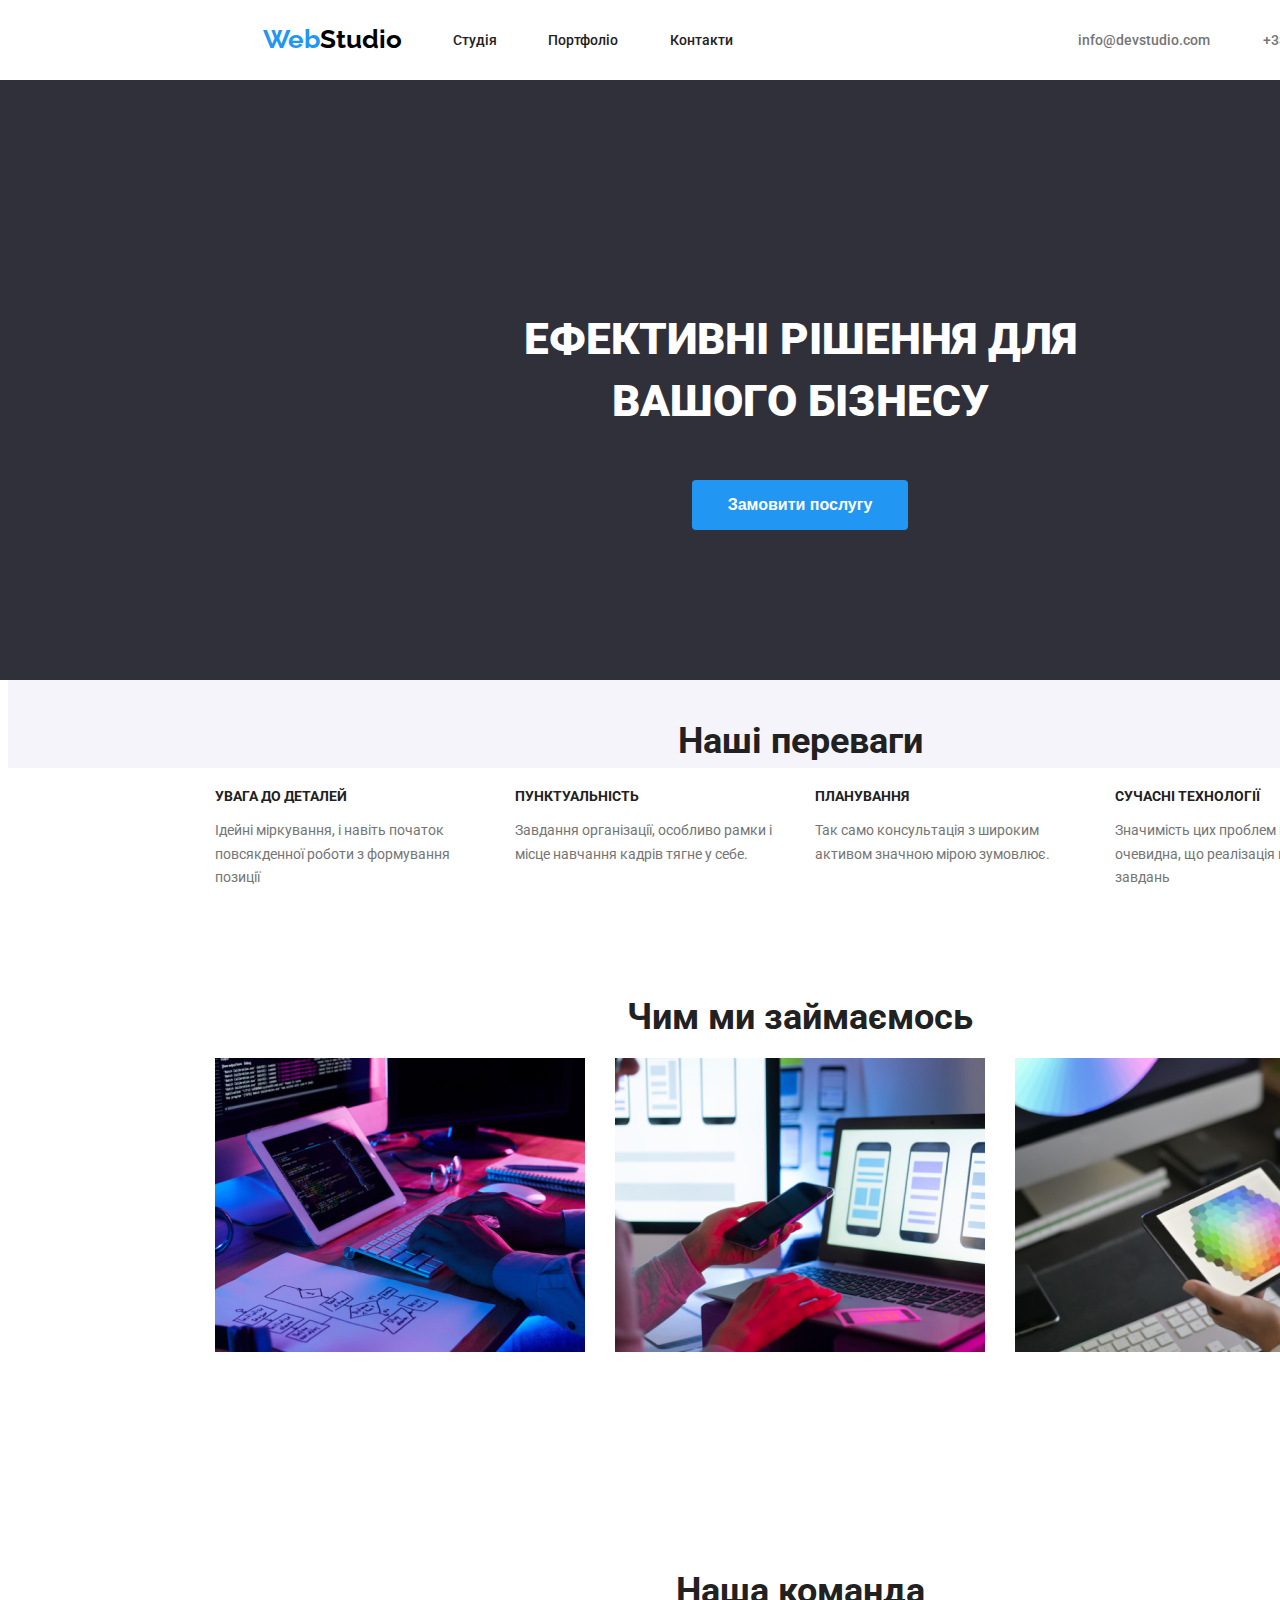
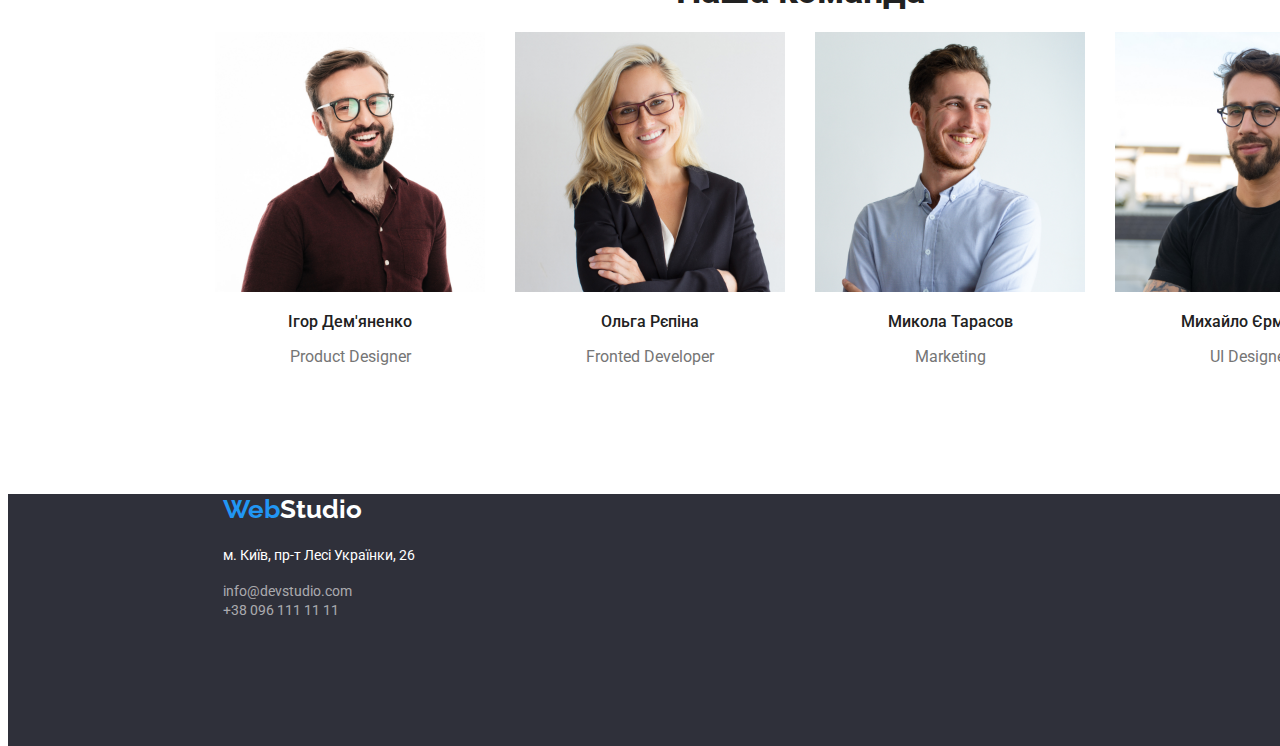
<file: index.html>
<!DOCTYPE html>
<html lang="uk">
<head>
    <meta charset="UTF-8">
    <meta http-equiv="X-UA-Compatible" content="IE=edge">
    <meta name="viewport" content="width=device-width, initial-scale=1.0">
    <title>Studio</title>
    <link rel="preconnect" href="https://fonts.googleapis.com">
<link rel="preconnect" href="https://fonts.gstatic.com" crossorigin>
<link href="https://fonts.googleapis.com/css2?family=Raleway:wght@700&family=Roboto:wght@400;500;700;900&display=swap" rel="stylesheet">
    <link rel="stylesheet" href="./css/styles.css">
</head>
<body>
<header class="head_of_page">
    <!--head_of_page-->
   
    <nav class="site_nav">
        <!--navigation_to_another_page-->
        
        <ul>
            <li class="logo_header"><a href="/"><span class="color_web">Web</span><span class="color_studio_black">Studio</span></a></li>
            <li><a href="./index.html" class="index">Студія</a></li>
            <li><a href="./portfolio.html" class="portfolio">Портфоліо</a></li>
            <li><a href="/" class="contacts">Контакти</a></li>
        </ul>
            </nav>
            <!--mail_and_tel-->
            <div>
                <a href="mailto:info@devstudio.com" class="mail">info@devstudio.com</a>
                <a href="tel:+380961111111" class="tel">+38 096 111 11 11</a>
            </div>

   
</header>
<main>
    <!--order_a_service-->
<section class="order_a_service">
    <h1 class="title">ЕФЕКТИВНІ РІШЕННЯ ДЛЯ ВАШОГО БІЗНЕСУ</h1>
    <button type="button" class="button_index_text">Замовити послугу</button>
</section>
<!--about_us-->

<section>
    <h2 class="our_advantages">Наші переваги</h2>
    <ul>
<li class="advantage_1">
    <h3 class="titles_our_advantages">УВАГА ДО ДЕТАЛЕЙ</h3>
    <p class="text_our_advantages">Ідейні міркування, і навіть початок повсякденної роботи з формування позиції</p>
</li>
<li class="advantage_2">
    <h3 class="titles_our_advantages">ПУНКТУАЛЬНІСТЬ</h3>
    <p class="text_our_advantages">Завдання організації, особливо рамки і місце навчання кадрів тягне у себе.</p>
</li>
<li class="advantage_3">
    <h3 class="titles_our_advantages">ПЛАНУВАННЯ</h3>
    <p class="text_our_advantages">Так само консультація з широким активом значною мірою зумовлює.</p>

</li>
<li class="advantage_4">
    <h3 class="titles_our_advantages">СУЧАСНІ ТЕХНОЛОГІЇ</h3>
    <p class="text_our_advantages">Значимість цих проблем настільки очевидна, що реалізація планових завдань</p>
</li>
</ul>
</section>

<!--what_we_do-->
<section>
    <h2 class="what_we_do">Чим ми займаємось</h2>
    <ul>
        <li class="what_we_do_1">
<img src="./images/what_we_do_1.jpg" 
alt="what_we_do_1"
width="370">
</li>
<li class="what_we_do_2">
<img src="./images/what_we_do_2.jpg" 
alt="what_we_do_2"
width="370">
</li>
<li class="what_we_do_3">
<img src="./images/what_we_do_3.jpg" 
alt="what_we_do_3"
width="370">
</li>
</ul>
</section>
<!--our_team-->
<section class="section_our_team">
    <h2 class="our_team">Наша команда</h2>
    <ul>
    <li class="our_team_1">
        <img src="./images/ihor_demyanenko.jpg" 
        alt="Ігор"
        width="270">
             <h3 class="title_our_team">Ігор Дем'яненко</h3>
            <p class="text_our_team">Product Designer</p>
    </li>
    <li class="our_team_2">
        <img src="./images/olga_repina.jpg "
         alt="Ольга"
        width="270">
            <h3 class="title_our_team">Ольга Рєпіна</h3>
            <p class="text_our_team">Fronted Developer</p>
    </li>
    <li class="our_team_3">
        <img src="./images/mykola_tarasov.jpg" 
        alt="Микола"
        width="270">
            <h3 class="title_our_team">Микола Тарасов</h3>
            <p class="text_our_team">Marketing</p>
    </li>
    <li class="our_team_4">
        <img src="./images/mykhailo_yermakov.jpg" 
        alt="Михайло"
        width="270">
            <h3 class="title_our_team">Михайло Єрмаков</h3>
            <p class="text_our_team">UI Designer</p>
    </li>
    </ul>
</section>
</main>
<footer class="footer">
    <a href="/" class="logo_footer"><span class="color_web">Web</span><span class="color_studio_white">Studio</span></a>
    <address class="address">м. Київ, пр-т Лесі Українки, 26</address>
    <ul>
    <li>
<a href="mailto:info@devstudio.com" class="mail_footer">info@devstudio.com</a>
    </li>
    <li>
<a href="tel:+380961111111" class="tel_footer">+38 096 111 11 11</a>
    </li>
    </ul>
</footer>
</body>
</html>
</file>
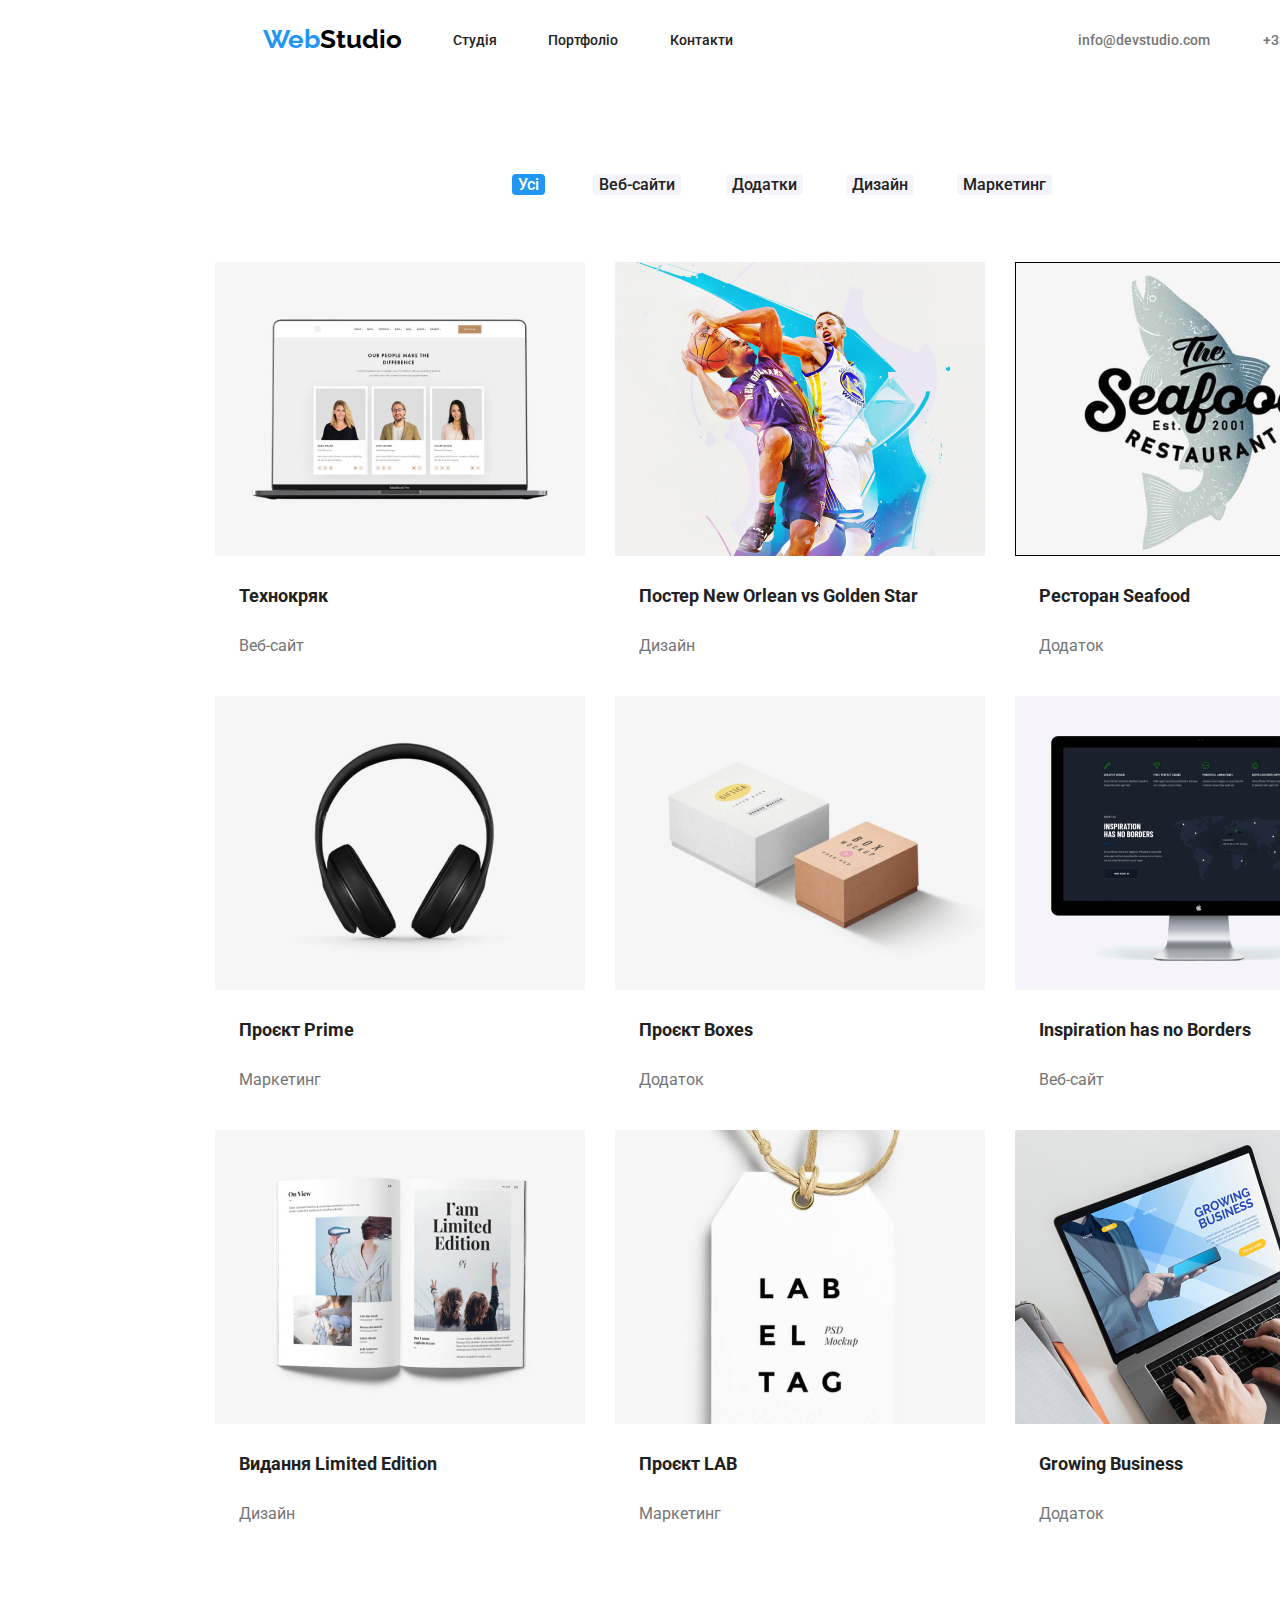
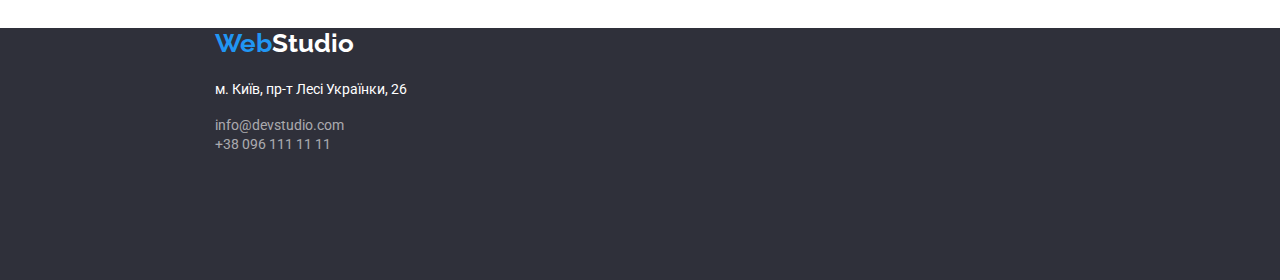
<file: portfolio.html>
<!DOCTYPE html>
<html lang="uk">
<head>
    <meta charset="UTF-8">
    <meta http-equiv="X-UA-Compatible" content="IE=edge">
    <meta name="viewport" content="width=device-width, initial-scale=1.0">
    <title>Studio</title>
    <link rel="preconnect" href="https://fonts.googleapis.com">
<link rel="preconnect" href="https://fonts.gstatic.com" crossorigin>
<link href="https://fonts.googleapis.com/css2?family=Raleway:wght@700&family=Roboto:wght@400;500;700;900&display=swap" rel="stylesheet">
    <link rel="stylesheet" href="./css/styles.css">
</head>
<body>
    <header class="head_of_page">
        <!--head_of_page-->
       
        <nav class="site_nav">
            <!--navigation_to_another_page-->
            
            <ul>
                <li class="logo_header"><a href="/"><span class="color_web">Web</span><span class="color_studio_black">Studio</span></a></li>
                <li><a href="./index.html" class="index">Студія</a></li>
                <li><a href="./portfolio.html" class="portfolio">Портфоліо</a></li>
                <li><a href="/" class="contacts">Контакти</a></li>
            </ul>
                </nav>
                <!--mail_and_tel-->
                <div>
                    <a href="mailto:info@devstudio.com" class="mail">info@devstudio.com</a>
                    <a href="tel:+380961111111" class="tel">+38 096 111 11 11</a>
                </div>
    
       
    </header>
<main>

    <section>
        <ul>
      <li class="porfolio_button_1"> <button type="button" class="active_portfolio_button_text">Усі</button></li>
      <li class="porfolio_button_2"><button type="button" class="portfolio_button_text">Веб-сайти</button></li>
      <li class="porfolio_button_3"><button  type="button" class="portfolio_button_text">Додатки</button></li>
      <li class="porfolio_button_4"><button  type="button" class="portfolio_button_text">Дизайн</button></li>
      <li class="porfolio_button_5"> <button  type="button" class="portfolio_button_text">Маркетинг</button></li>
    </ul>
    </section>


    <section>
        <ul>
            <li class="portfolio_list_1">  <img src="./images/web-site.jpg" 
            alt="Веб-сайт Технокряк"
            width="370">
                 <h3 class="porfolio_list_title">Технокряк</h3>
                <p class="porfolio_list_text">Веб-сайт</p>
            </li>
        <li class="portfolio_list_2">
            <img src="./images/poster.jpg" 
            alt="Постер New Orlean vs Golden Star"
            width="370">
                 <h3 class="porfolio_list_title">Постер New Orlean vs Golden Star</h3>
                <p class="porfolio_list_text">Дизайн</p>
            </li>
        <li class="portfolio_list_3">
            <img src="./images/seafood.jpg" 
            alt="Ресторан Seafood"
            width="370">
                 <h3 class="porfolio_list_title">Ресторан Seafood</h3>
                <p class="porfolio_list_text">Додаток</p>
            </li>
        <li class="portfolio_list_4">
            <img src="./images/prime.jpg" 
            alt="Проєкт Prime"
            width="370">
                 <h3 class="porfolio_list_title">Проєкт Prime</h3>
                <p class="porfolio_list_text">Маркетинг</p>
            </li>
        <li class="portfolio_list_5">
            <img src="./images/boxes.jpg" 
            alt="Проєкт Boxes"
            width="370">
                 <h3 class="porfolio_list_title">Проєкт Boxes</h3>
                <p class="porfolio_list_text">Додаток</p>
            </li>
        <li class="portfolio_list_6">
            <img src="./images/no_borders.jpg" 
            alt="Inspiration has no Borders"
            width="370">
                 <h3 class="porfolio_list_title">Inspiration has no Borders</h3>
                <p class="porfolio_list_text">Веб-сайт</p>
            </li>
        <li class="portfolio_list_7">
            <img src="./images/limited_edition.jpg" 
            alt="Видання Limited Edition"
            width="370">
                 <h3 class="porfolio_list_title">Видання Limited Edition</h3>
                <p class="porfolio_list_text">Дизайн</p>
            </li>
        <li class="portfolio_list_8">
            <img src="./images/lab.jpg" 
            alt="Проєкт LAB"
            width="370">
                 <h3 class="porfolio_list_title">Проєкт LAB</h3>
                <p class="porfolio_list_text">Маркетинг</p>
            </li>
        <li class="portfolio_list_9">
            <img src="./images/growing_business.jpg" 
            alt="Growing Business"
            width="370">
                 <h3 class="porfolio_list_title">Growing Business</h3>
                <p class="porfolio_list_text">Додаток</p>
            </li>
            </ul>
    <section>


</main>
<footer class="footer_porfolio">
    <a href="/" class="logo_footer"><span class="color_web">Web</span><span class="color_studio_white">Studio</span></a>
    <address class="address">м. Київ, пр-т Лесі Українки, 26</address>
    <ul>
    <li>
<a href="mailto:info@devstudio.com" class="mail_footer">info@devstudio.com</a>
    </li>
    <li>
<a href="tel:+380961111111" class="tel_footer">+38 096 111 11 11</a>
    </li>
    </ul>
</footer>
</body>
</html>
</file>
<file: css/styles.css>
body{background-color: #ffffff;
    font-family: 'Roboto', sans-serif;}
a{text-decoration: none;}
a:hover{color:#2196F3;}
a:focus{color:#2196F3;}
button:hover{color:#2196F3;}
button:focus{color:#2196F3;}
li{list-style-type: none;}
td{cursor: pointer;}
.head_of_page{width: 1600px;
              height: 80px;}
    
.logo_header{font-family: 'Raleway', sans-serif;
    font-style: normal;
    font-weight: 700;
    font-size: 26px;
    width: 145px;
    height: 31px;
   margin: 24px 1240px 25px 215px;}
.color_web{color: #2196F3;}
.color_studio_black{color: #000000;}
.site_nav{width: 281px;
    height: 16px;}

.index{position: absolute;
    left: 453px;
    top: 32px;
    width: 45px;
    height: 16px;
    font-weight: 500;
    font-size: 14px;
    line-height: 1.2;
    color: #212121;}
.portfolio{position: absolute;
    width: 72px;
    height: 16px;
    left: 548px;
    top: 32px;
    font-weight: 500;
    font-size: 14px;
    line-height: 1.2;
    color: #212121 }
.contacts{position: absolute;
    width: 64px;
    height: 16px;
    left: 670px;
    top: 32px;
    font-weight: 500;
    font-size: 14px;
    line-height: 1.2;
    color: #212121;}
.mail{
        position: absolute;
        width: 135px;
        height: 16px;
        left: 1078px;
        top: 32px;
        font-weight: 500;
        font-size: 14px;
        line-height: 1.2;
        color: #757575; }
.tel{position: absolute;
        width: 122px;
        height: 16px;
        left: 1263px;
        top: 32px;
        font-style: normal;
        font-weight: 500;
        font-size: 14px;
        line-height: 1.2;
        color: #757575;
        }

.order_a_service{position: absolute;
    width: 1600px;
    height: 600px;
    left: 0px;
    top: 80px;
    background: #2F303A;}
.title{position: absolute;
    width: 696px;
    height: 120px;
    padding: 200px 452px 280px 452px;
    font-style: normal;
    font-weight: 900;
    font-size: 44px;
    line-height: 1.4;
    text-align: center;
    color: #FFFFFF;}

 .button_index_text{ width: 216px;
    height: 50px;
    font-style: normal;
    font-weight: 700;
    font-size: 16px;
    line-height: 1.8;
    background-color: #2196F3;
    align-items: center;
    text-align: center;
    border-radius: 4px;
    border: none; 
     position: absolute;
   
    margin: 400px 692px 200px 692px;
   
    color: #FFFFFF;}
.our_advantages{position: absolute;
    width: 366px;
    height: 42px;
    left: 617px;
    margin-top: 600px;
    font-style: normal;
    font-weight: 700;
    font-size: 36px;
    line-height: 1.2;
    text-align: center; 
    color: #212121;
    }
.advantage_1{position: absolute;
        width: 270px;
        height: 98px;
        left: 215px;
        top: 774px;
        }
.advantage_2{position: absolute;
    width: 270px;
    height: 74px;
    left: 515px;
    top: 774px;
    }
.advantage_3{position: absolute;
    width: 270px;
    height: 74px;
    left: 815px;
    top: 774px;
    }
.advantage_4{position: absolute;
    width: 270px;
    height: 98px;
    left: 1115px;
    top: 774px;
    }
.titles_our_advantages{
    font-style: normal;
    font-weight: 700;
    font-size: 14px;
    line-height: 1.2;
    color: #212121;
    }
.text_our_advantages{
        font-style: normal;
        font-weight: 400;
        font-size: 14px;
        line-height: 1.7;
        color: #757575;
        }
.what_we_do{position: absolute;
            width: 366px;
            height: 42px;
            left: 617px;
            top: 966px;
            font-style: normal;
            font-weight: 700;
            font-size: 36px;
            line-height: 1.2;
            text-align: center;
             color: #212121;
            }
.what_we_do_1{position: absolute;
                width: 370px;
                height: 294px;
                left: 215px;
                top: 1058px;
                }
.what_we_do_2{position: absolute;
                width: 370px;
                height: 294px;
                left: 615px;
                top: 1058px;
                }
.what_we_do_3 {position: absolute;
                width: 370px;
                height: 294px;
                left: 1015px;
                top: 1058px;
                } 
.section_our_team{
    width: 1600px;
    height: 648px;
    left: 0px;
    top: 1446px;
    background: #F5F4FA;}
.our_team{position: absolute;
width: 264px;
height: 42px;
left: 668px;
top: 1540px;
font-style: normal;
font-weight: 700;
font-size: 36px;
line-height: 1.2;
text-align: center;
color: #212121;
                    }    
.our_team_1{position: absolute;
    width: 270px;
    height: 368px;
    left: 215px;
    top: 1632px;
    }
.our_team_2{position: absolute;
    width: 270px;
    height: 368px;
    left: 515px;
    top: 1632px;
    }
.our_team_3{position: absolute;
    width: 270px;
    height: 368px;
    left: 815px;
    top: 1632px;
    }
.our_team_4{position: absolute;
    width: 270px;
    height: 368px;
    left: 1115px;
    top: 1632px;
    }
.title_our_team{text-align: center;
        font-style: normal;
        font-weight: 500;
        font-size: 16px;
        line-height: 1.2;
        color: #212121;
        }
.text_our_team{text-align: center;
        font-style: normal;
        font-weight: 400;
        font-size: 16px;
        line-height: 1.2;
        color: #757575;
        }
.footer{position: absolute;
    width: 1600px;
    height: 252px;
   top: 2094px;
    background: #2F303A;}
    .logo_footer{
        width: 145px;
        height: 31px;
        font-family: 'Raleway';
        font-style: normal;
        font-weight: 700;
        font-size: 26px;
      margin-top:60px;
    margin-left: 215px;}
.color_studio_white{color: #FFFFFF;}
.address{
    width: 231px;
    height: 21px;
    font-style: normal;
    font-weight: 400;
    font-size: 14px;
    line-height: 1.7;
    color: #FFFFFF;
    margin-top: 20px;
    margin-left: 215px;

    }
   .mail_footer{
    width: 231px;
    height: 21px;
    font-style: normal;
    font-weight: 400;
    font-size: 14px;
    line-height: 1.2;
    color: rgba(255, 255, 255, 0.6);
    margin-top: 9px;
    margin-left: 175px;}
    .tel_footer{
        width: 231px;
        height: 21px;
        font-style: normal;
        font-weight: 400;
        font-size: 14px;
        line-height: 1.2;
        color: rgba(255, 255, 255, 0.6);
        margin-top: 9px;
    margin-left: 175px;}
    
    .active_portfolio_button_text{position: absolute;
           
        font-family: 'Roboto';
        font-style: normal;
        font-weight: 500;
        font-size: 16px;
        line-height: 1.2;       
        text-align: center;
        color: #FFFFFF;
        background-color: #2196F3;
        border-radius: 4px;
        border: none;
        }
    .portfolio_button_text{
        font-family: 'Roboto';
        font-style: normal ;
        font-weight: 500;
        font-size: 16px;
        line-height: 1.2;     
        text-align: center;
        background-color: #F5F4FA ;        
        color: #212121;
        border-radius: 4px;
        border: none;
                }
.porfolio_button_1{position: absolute;
    width: 73px;
    height: 38px;
    left: 512px;
    top: 174px;
    }
.porfolio_button_2{position: absolute;
    width: 125px;
    height: 38px;
    left: 593px;
    top: 174px;
    }
.porfolio_button_3{position: absolute;
    width: 112px;
    height: 38px;
    left: 726px;
    top: 174px;
    }
.porfolio_button_4{position: absolute;
    width: 103px;
    height: 38px;
    left: 846px;
    top: 174px;
    }
.porfolio_button_5{position: absolute;
    width: 130px;
    height: 38px;
    left: 957px;
    top: 174px;
    }
    .porfolio_list_title{
        font-family: 'Roboto';
        font-style: normal;
        font-weight: 700;
        font-size: 18px;
        line-height: 2;
        color: #212121;
        margin-left: 24px;
        }
   .porfolio_list_text{
    font-family: 'Roboto';
    font-style: normal;
    font-weight: 400;
    font-size: 16px;
    line-height: 1.8;
    color: #757575;
    margin: 4px 24px 20px 24px;
    }
    .portfolio_list_1{position: absolute;
        width: 370px;
        height: 404px;
        left: 215px;
        top: 262px;}
       
    .portfolio_list_2{position: absolute;
        width: 370px;
        height: 404px;
        left: 615px;
        top: 262px;
        }
    .portfolio_list_3{position: absolute;
        width: 370px;
        height: 404px;
        left: 1015px;
        top: 262px;
        }
    .portfolio_list_4{position: absolute;
        width: 370px;
        height: 404px;
        left: 215px;
        top: 696px;
        }
    .portfolio_list_5{position: absolute;
        width: 370px;
        height: 404px;
        left: 615px;
        top: 696px;
        }
    .portfolio_list_6{position: absolute;
        width: 370px;
        height: 404px;
        left: 1015px;
        top: 696px;
        }
    .portfolio_list_7{position: absolute;
        width: 370px;
        height: 404px;
        left: 215px;
        top: 1130px;}
    .portfolio_list_8{position: absolute;
        width: 370px;
        height: 404px;
        left: 615px;
        top: 1130px;
        }
    .portfolio_list_9{position: absolute;
        width: 370px;
        height: 404px;
        left: 1015px;
        top: 1130px;
        }
        .footer_porfolio{position: absolute;
            width: 1600px;
            height: 252px;
            left: 0px;
            top: 1628px;
            background: #2F303A;}
</file>
